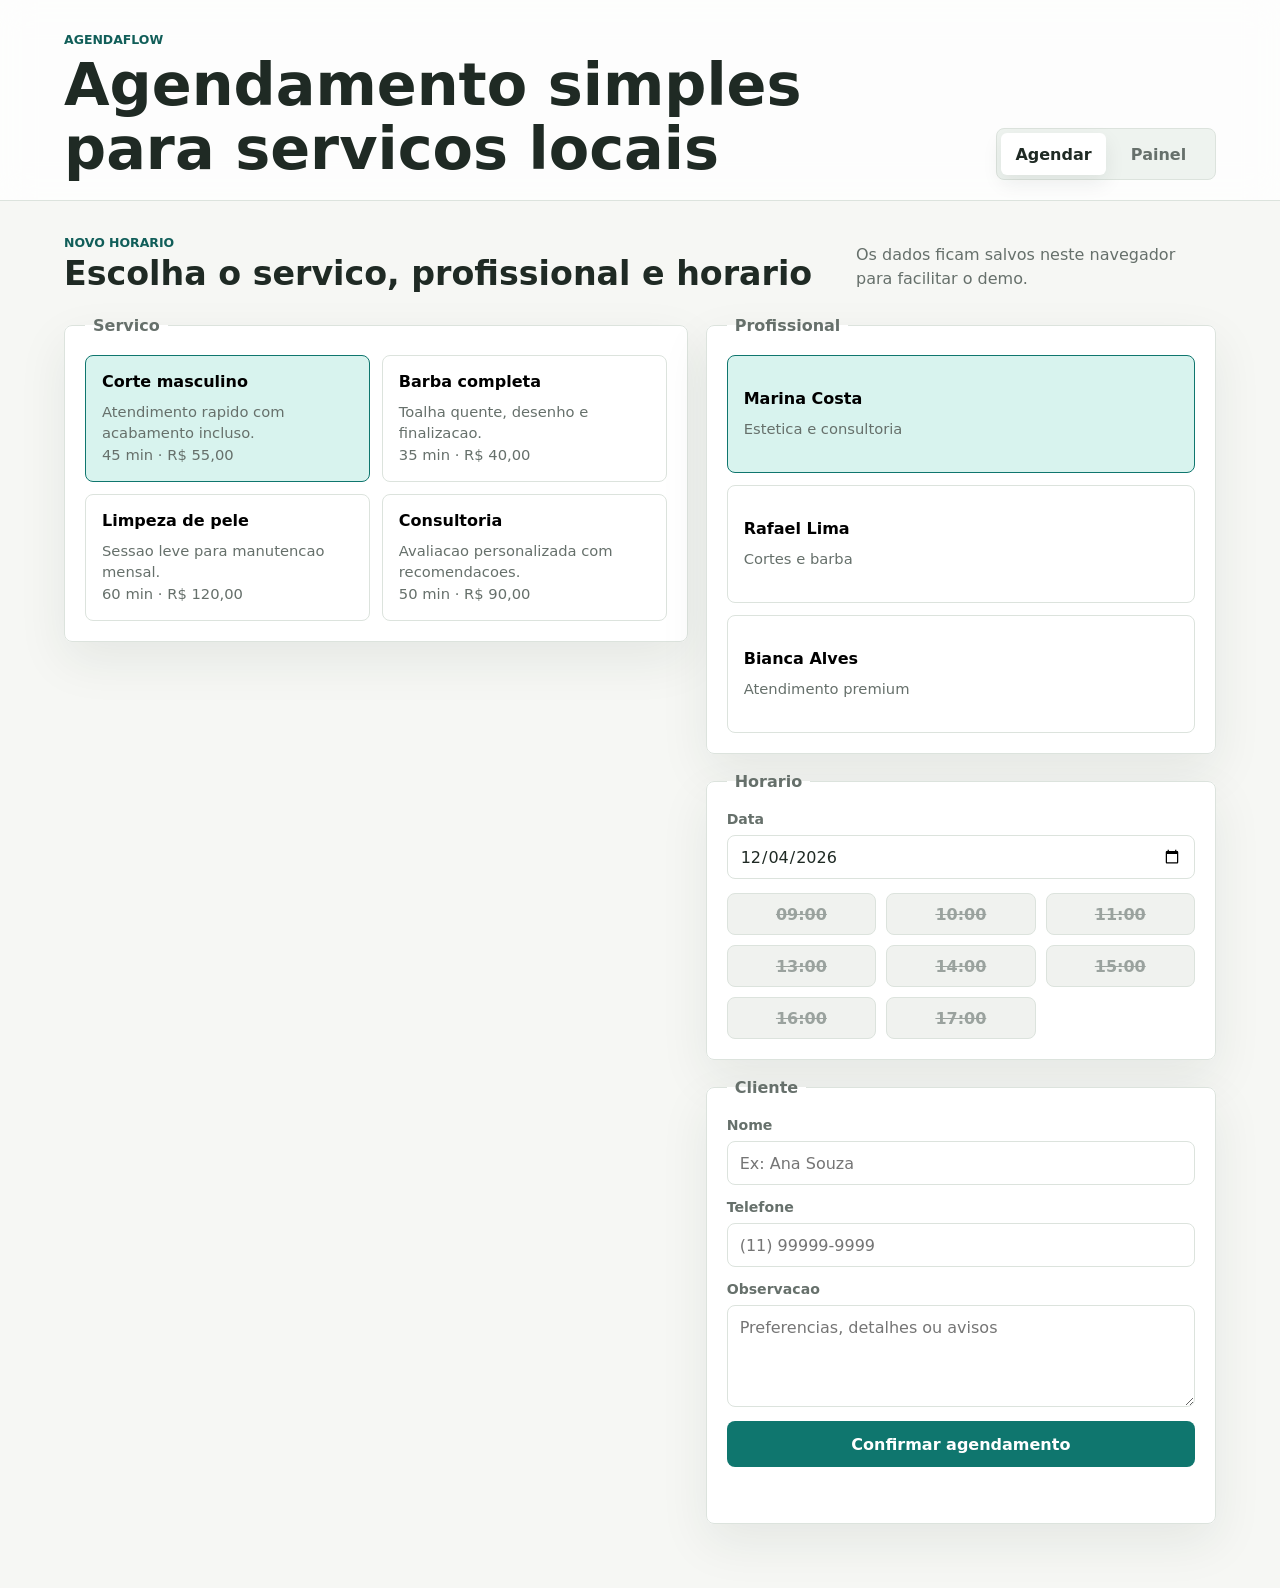
<file: index.html>
<!doctype html>
<html lang="pt-BR">
  <head>
    <meta charset="UTF-8" />
    <meta name="viewport" content="width=device-width, initial-scale=1.0" />
    <title>AgendaFlow</title>
    <link rel="stylesheet" href="src/styles.css" />
  </head>
  <body>
    <header class="topbar">
      <div>
        <p class="eyebrow">AgendaFlow</p>
        <h1>Agendamento simples para servicos locais</h1>
      </div>
      <nav class="tabs" aria-label="Navegacao principal">
        <button class="tab active" type="button" data-view="booking">Agendar</button>
        <button class="tab" type="button" data-view="admin">Painel</button>
      </nav>
    </header>

    <main>
      <section class="view active" id="booking-view" aria-labelledby="booking-title">
        <div class="section-heading">
          <div>
            <p class="eyebrow">Novo horario</p>
            <h2 id="booking-title">Escolha o servico, profissional e horario</h2>
          </div>
          <p class="muted">Os dados ficam salvos neste navegador para facilitar o demo.</p>
        </div>

        <form class="booking-layout" id="booking-form">
          <fieldset class="panel">
            <legend>Servico</legend>
            <div class="option-grid" id="service-options"></div>
          </fieldset>

          <fieldset class="panel">
            <legend>Profissional</legend>
            <div class="option-grid compact" id="professional-options"></div>
          </fieldset>

          <fieldset class="panel schedule-panel">
            <legend>Horario</legend>
            <label class="field">
              <span>Data</span>
              <input type="date" id="date-input" required />
            </label>
            <div class="slot-grid" id="slot-options"></div>
          </fieldset>

          <fieldset class="panel customer-panel">
            <legend>Cliente</legend>
            <label class="field">
              <span>Nome</span>
              <input type="text" id="customer-name" placeholder="Ex: Ana Souza" required />
            </label>
            <label class="field">
              <span>Telefone</span>
              <input type="tel" id="customer-phone" placeholder="(11) 99999-9999" required />
            </label>
            <label class="field">
              <span>Observacao</span>
              <textarea id="customer-notes" rows="4" placeholder="Preferencias, detalhes ou avisos"></textarea>
            </label>
            <button class="primary-action" type="submit">Confirmar agendamento</button>
            <p class="form-message" id="booking-message" role="status"></p>
          </fieldset>
        </form>
      </section>

      <section class="view" id="admin-view" aria-labelledby="admin-title">
        <div class="section-heading">
          <div>
            <p class="eyebrow">Operacao</p>
            <h2 id="admin-title">Painel de agendamentos</h2>
          </div>
          <button class="secondary-action" type="button" id="reset-demo">Restaurar demo</button>
        </div>

        <div class="metric-row">
          <article class="metric">
            <span>Hoje</span>
            <strong id="metric-today">0</strong>
          </article>
          <article class="metric">
            <span>Confirmados</span>
            <strong id="metric-confirmed">0</strong>
          </article>
          <article class="metric">
            <span>Receita prevista</span>
            <strong id="metric-revenue">R$ 0</strong>
          </article>
        </div>

        <div class="toolbar">
          <label class="field inline">
            <span>Status</span>
            <select id="status-filter">
              <option value="all">Todos</option>
              <option value="confirmed">Confirmados</option>
              <option value="completed">Concluidos</option>
              <option value="cancelled">Cancelados</option>
            </select>
          </label>
          <label class="field inline">
            <span>Buscar</span>
            <input type="search" id="search-input" placeholder="Cliente, servico ou profissional" />
          </label>
        </div>

        <div class="appointments" id="appointments-list"></div>
      </section>
    </main>

    <script src="src/logic.js"></script>
    <script src="src/app.js"></script>
  </body>
</html>
</file>
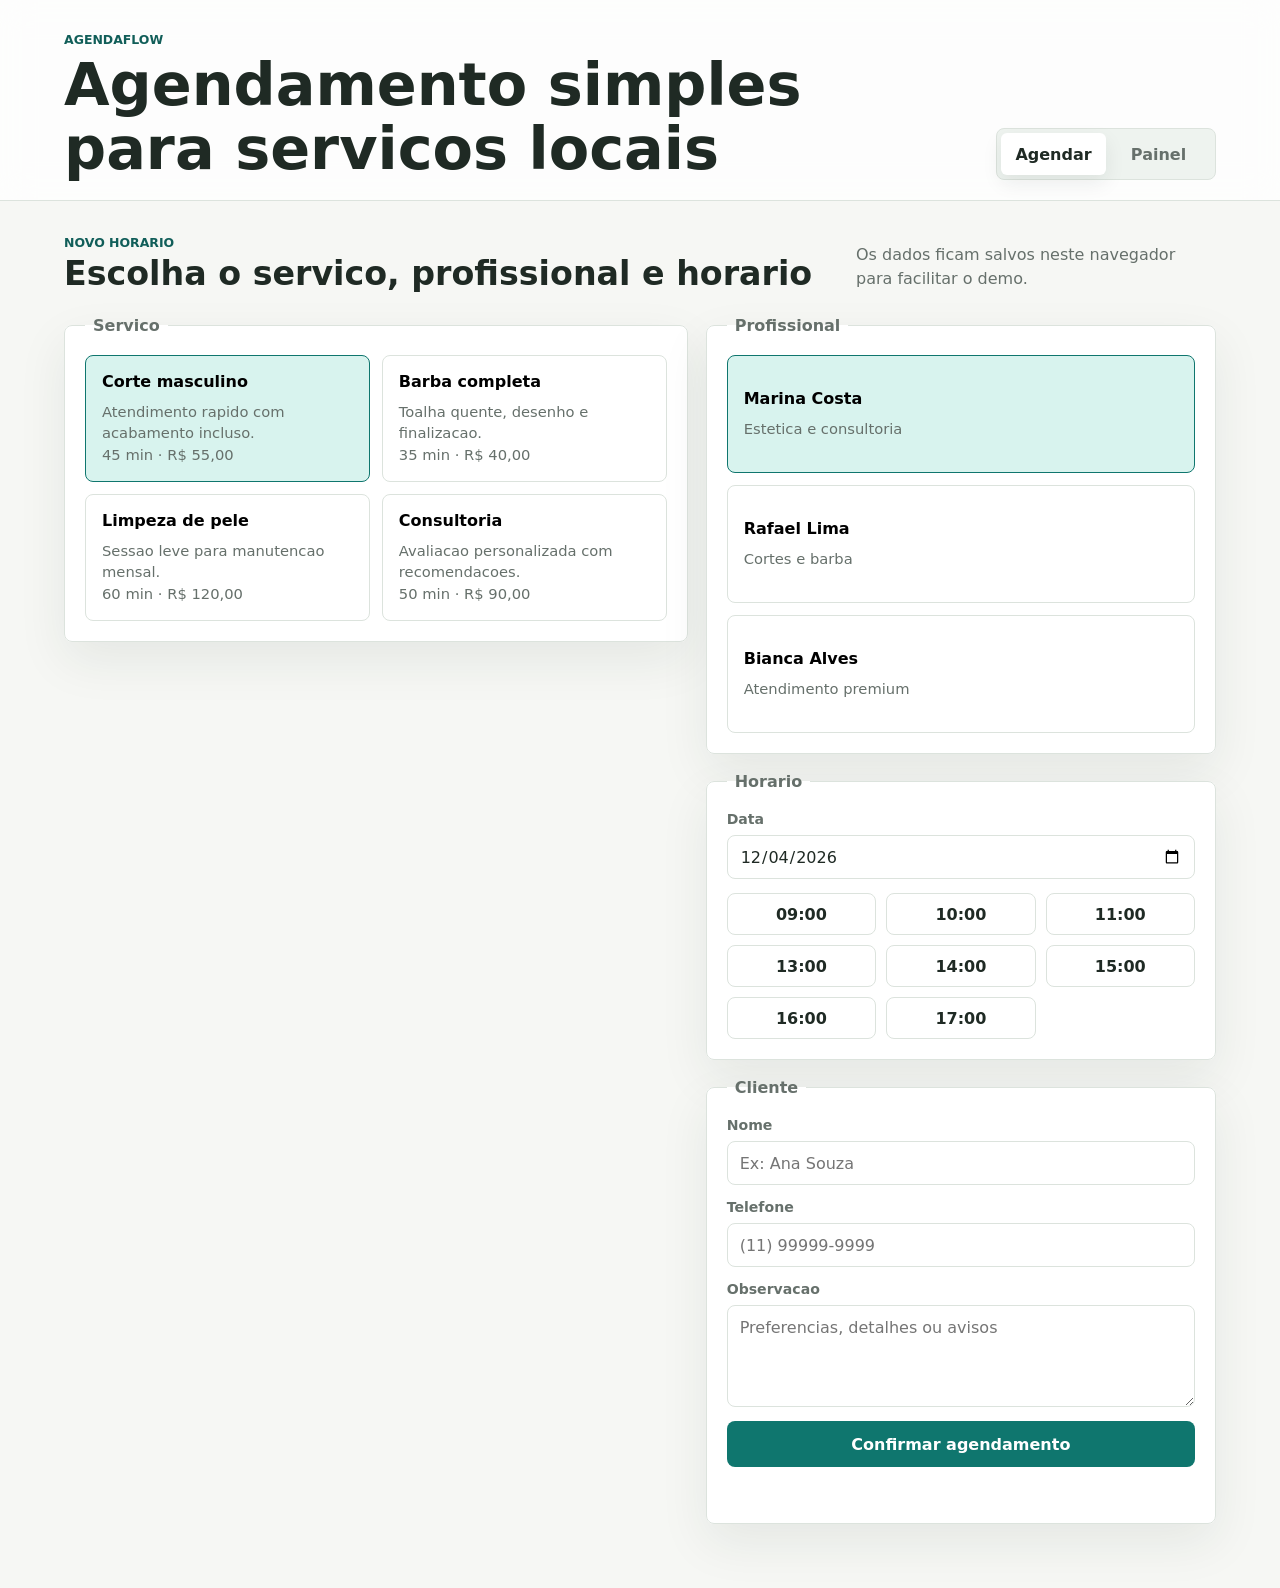
<file: AgendaFlow/index.html>
<!doctype html>
<html lang="pt-BR">
  <head>
    <meta charset="UTF-8" />
    <meta name="viewport" content="width=device-width, initial-scale=1.0" />
    <title>AgendaFlow</title>
    <link rel="stylesheet" href="src/styles.css" />
  </head>
  <body>
    <header class="topbar">
      <div>
        <p class="eyebrow">AgendaFlow</p>
        <h1>Agendamento simples para servicos locais</h1>
      </div>
      <nav class="tabs" aria-label="Navegacao principal">
        <button class="tab active" type="button" data-view="booking">Agendar</button>
        <button class="tab" type="button" data-view="admin">Painel</button>
      </nav>
    </header>

    <main>
      <section class="view active" id="booking-view" aria-labelledby="booking-title">
        <div class="section-heading">
          <div>
            <p class="eyebrow">Novo horario</p>
            <h2 id="booking-title">Escolha o servico, profissional e horario</h2>
          </div>
          <p class="muted">Os dados ficam salvos neste navegador para facilitar o demo.</p>
        </div>

        <form class="booking-layout" id="booking-form">
          <fieldset class="panel">
            <legend>Servico</legend>
            <div class="option-grid" id="service-options"></div>
          </fieldset>

          <fieldset class="panel">
            <legend>Profissional</legend>
            <div class="option-grid compact" id="professional-options"></div>
          </fieldset>

          <fieldset class="panel schedule-panel">
            <legend>Horario</legend>
            <label class="field">
              <span>Data</span>
              <input type="date" id="date-input" required />
            </label>
            <div class="slot-grid" id="slot-options"></div>
          </fieldset>

          <fieldset class="panel customer-panel">
            <legend>Cliente</legend>
            <label class="field">
              <span>Nome</span>
              <input type="text" id="customer-name" placeholder="Ex: Ana Souza" required />
            </label>
            <label class="field">
              <span>Telefone</span>
              <input type="tel" id="customer-phone" placeholder="(11) 99999-9999" required />
            </label>
            <label class="field">
              <span>Observacao</span>
              <textarea id="customer-notes" rows="4" placeholder="Preferencias, detalhes ou avisos"></textarea>
            </label>
            <button class="primary-action" type="submit">Confirmar agendamento</button>
            <p class="form-message" id="booking-message" role="status"></p>
          </fieldset>
        </form>
      </section>

      <section class="view" id="admin-view" aria-labelledby="admin-title">
        <div class="section-heading">
          <div>
            <p class="eyebrow">Operacao</p>
            <h2 id="admin-title">Painel de agendamentos</h2>
          </div>
          <button class="secondary-action" type="button" id="reset-demo">Restaurar demo</button>
        </div>

        <div class="metric-row">
          <article class="metric">
            <span>Hoje</span>
            <strong id="metric-today">0</strong>
          </article>
          <article class="metric">
            <span>Confirmados</span>
            <strong id="metric-confirmed">0</strong>
          </article>
          <article class="metric">
            <span>Receita prevista</span>
            <strong id="metric-revenue">R$ 0</strong>
          </article>
        </div>

        <div class="toolbar">
          <label class="field inline">
            <span>Status</span>
            <select id="status-filter">
              <option value="all">Todos</option>
              <option value="confirmed">Confirmados</option>
              <option value="completed">Concluidos</option>
              <option value="cancelled">Cancelados</option>
            </select>
          </label>
          <label class="field inline">
            <span>Buscar</span>
            <input type="search" id="search-input" placeholder="Cliente, servico ou profissional" />
          </label>
        </div>

        <div class="appointments" id="appointments-list"></div>
      </section>
    </main>

    <script src="src/app.js"></script>
  </body>
</html>
</file>
<file: src/styles.css>
:root {
  color-scheme: light;
  --bg: #f6f7f4;
  --surface: #ffffff;
  --surface-soft: #eef3ef;
  --text: #1f2a24;
  --muted: #66706b;
  --line: #dce3dd;
  --accent: #0f766e;
  --accent-strong: #115e59;
  --accent-soft: #d8f3ee;
  --warning: #a16207;
  --danger: #b42318;
  --shadow: 0 18px 50px rgba(27, 47, 39, 0.08);
}

* {
  box-sizing: border-box;
}

body {
  margin: 0;
  min-height: 100vh;
  background: var(--bg);
  color: var(--text);
  font-family:
    Inter, ui-sans-serif, system-ui, -apple-system, BlinkMacSystemFont, "Segoe UI",
    sans-serif;
}

button,
input,
select,
textarea {
  font: inherit;
}

button {
  cursor: pointer;
}

.topbar {
  display: flex;
  align-items: end;
  justify-content: space-between;
  gap: 24px;
  padding: 32px clamp(20px, 5vw, 64px) 20px;
  border-bottom: 1px solid var(--line);
  background: rgba(255, 255, 255, 0.76);
  backdrop-filter: blur(16px);
  position: sticky;
  top: 0;
  z-index: 10;
}

.eyebrow {
  margin: 0 0 6px;
  color: var(--accent-strong);
  font-size: 0.78rem;
  font-weight: 800;
  letter-spacing: 0;
  text-transform: uppercase;
}

h1,
h2 {
  margin: 0;
  letter-spacing: 0;
  line-height: 1.08;
}

h1 {
  max-width: 820px;
  font-size: clamp(2rem, 4.6vw, 4.4rem);
}

h2 {
  font-size: clamp(1.5rem, 2.6vw, 2.6rem);
}

main {
  padding: 34px clamp(20px, 5vw, 64px) 64px;
}

.tabs {
  display: inline-grid;
  grid-template-columns: 1fr 1fr;
  min-width: 220px;
  padding: 4px;
  border: 1px solid var(--line);
  border-radius: 8px;
  background: var(--surface-soft);
}

.tab {
  min-height: 42px;
  border: 0;
  border-radius: 6px;
  background: transparent;
  color: var(--muted);
  font-weight: 800;
}

.tab.active {
  background: var(--surface);
  color: var(--text);
  box-shadow: 0 8px 20px rgba(31, 42, 36, 0.08);
}

.view {
  display: none;
}

.view.active {
  display: block;
}

.section-heading {
  display: flex;
  align-items: end;
  justify-content: space-between;
  gap: 24px;
  margin-bottom: 24px;
}

.muted {
  max-width: 360px;
  margin: 0;
  color: var(--muted);
  line-height: 1.55;
}

.booking-layout {
  display: grid;
  grid-template-columns: minmax(0, 1.1fr) minmax(280px, 0.9fr);
  gap: 18px;
  align-items: start;
}

.panel {
  min-width: 0;
  margin: 0;
  padding: 20px;
  border: 1px solid var(--line);
  border-radius: 8px;
  background: var(--surface);
  box-shadow: var(--shadow);
}

.panel legend {
  padding: 0 8px;
  color: var(--muted);
  font-weight: 800;
}

.schedule-panel,
.customer-panel {
  grid-column: 2;
}

.option-grid {
  display: grid;
  grid-template-columns: repeat(2, minmax(0, 1fr));
  gap: 12px;
}

.option-grid.compact {
  grid-template-columns: 1fr;
}

.option-card {
  min-height: 118px;
  padding: 16px;
  border: 1px solid var(--line);
  border-radius: 8px;
  background: var(--surface);
  text-align: left;
  transition:
    border-color 160ms ease,
    background 160ms ease,
    transform 160ms ease;
}

.option-card:hover {
  transform: translateY(-1px);
  border-color: var(--accent);
}

.option-card.active {
  border-color: var(--accent);
  background: var(--accent-soft);
}

.option-card strong {
  display: block;
  margin-bottom: 10px;
}

.option-card span {
  display: block;
  color: var(--muted);
  font-size: 0.92rem;
  line-height: 1.45;
}

.field {
  display: grid;
  gap: 8px;
}

.field span {
  color: var(--muted);
  font-size: 0.88rem;
  font-weight: 800;
}

.field.inline {
  grid-template-columns: auto minmax(180px, 1fr);
  align-items: center;
}

input,
select,
textarea {
  width: 100%;
  border: 1px solid var(--line);
  border-radius: 8px;
  background: var(--surface);
  color: var(--text);
  outline: none;
}

input,
select {
  min-height: 44px;
  padding: 0 12px;
}

textarea {
  resize: vertical;
  padding: 12px;
}

input:focus,
select:focus,
textarea:focus {
  border-color: var(--accent);
  box-shadow: 0 0 0 3px rgba(15, 118, 110, 0.15);
}

.slot-grid {
  display: grid;
  grid-template-columns: repeat(3, minmax(0, 1fr));
  gap: 10px;
  margin-top: 14px;
}

.slot {
  min-height: 42px;
  border: 1px solid var(--line);
  border-radius: 8px;
  background: var(--surface);
  color: var(--text);
  font-weight: 800;
}

.slot.active {
  border-color: var(--accent);
  background: var(--accent);
  color: #fff;
}

.slot:disabled {
  cursor: not-allowed;
  color: #9aa29e;
  background: #f0f2ef;
  text-decoration: line-through;
}

.customer-panel {
  display: grid;
  gap: 14px;
}

.primary-action,
.secondary-action {
  min-height: 46px;
  border: 0;
  border-radius: 8px;
  font-weight: 900;
}

.primary-action {
  background: var(--accent);
  color: #fff;
}

.primary-action:hover {
  background: var(--accent-strong);
}

.secondary-action {
  padding: 0 16px;
  border: 1px solid var(--line);
  background: var(--surface);
  color: var(--text);
}

.form-message {
  min-height: 22px;
  margin: 0;
  color: var(--accent-strong);
  font-weight: 800;
}

.metric-row {
  display: grid;
  grid-template-columns: repeat(3, minmax(0, 1fr));
  gap: 14px;
  margin-bottom: 18px;
}

.metric {
  padding: 18px;
  border: 1px solid var(--line);
  border-radius: 8px;
  background: var(--surface);
}

.metric span {
  color: var(--muted);
  font-size: 0.88rem;
  font-weight: 800;
}

.metric strong {
  display: block;
  margin-top: 8px;
  font-size: 2rem;
}

.toolbar {
  display: flex;
  justify-content: space-between;
  gap: 14px;
  margin-bottom: 18px;
}

.appointments {
  display: grid;
  gap: 12px;
}

.appointment {
  display: grid;
  grid-template-columns: minmax(190px, 0.75fr) minmax(0, 1fr) auto;
  gap: 18px;
  align-items: center;
  padding: 16px;
  border: 1px solid var(--line);
  border-radius: 8px;
  background: var(--surface);
}

.appointment time {
  display: block;
  font-weight: 900;
}

.appointment p {
  margin: 4px 0 0;
  color: var(--muted);
}

.badge {
  display: inline-flex;
  align-items: center;
  min-height: 28px;
  padding: 0 10px;
  border-radius: 999px;
  background: var(--accent-soft);
  color: var(--accent-strong);
  font-size: 0.82rem;
  font-weight: 900;
}

.badge.cancelled {
  background: #ffe5e2;
  color: var(--danger);
}

.badge.completed {
  background: #fff1cf;
  color: var(--warning);
}

.appointment-actions {
  display: flex;
  gap: 8px;
}

.icon-action {
  min-width: 40px;
  min-height: 40px;
  border: 1px solid var(--line);
  border-radius: 8px;
  background: var(--surface);
  font-weight: 900;
}

.empty-state {
  padding: 28px;
  border: 1px dashed var(--line);
  border-radius: 8px;
  color: var(--muted);
  text-align: center;
}

@media (max-width: 920px) {
  .topbar,
  .section-heading,
  .toolbar {
    align-items: stretch;
    flex-direction: column;
  }

  .booking-layout {
    grid-template-columns: 1fr;
  }

  .schedule-panel,
  .customer-panel {
    grid-column: auto;
  }

  .appointment {
    grid-template-columns: 1fr;
  }

  .appointment-actions {
    justify-content: stretch;
  }

  .appointment-actions > * {
    flex: 1;
  }
}

@media (max-width: 620px) {
  h1 {
    font-size: 2.3rem;
  }

  .option-grid,
  .metric-row,
  .slot-grid {
    grid-template-columns: 1fr;
  }

  .field.inline {
    grid-template-columns: 1fr;
  }
}
</file>
<file: AgendaFlow/src/styles.css>
:root {
  color-scheme: light;
  --bg: #f6f7f4;
  --surface: #ffffff;
  --surface-soft: #eef3ef;
  --text: #1f2a24;
  --muted: #66706b;
  --line: #dce3dd;
  --accent: #0f766e;
  --accent-strong: #115e59;
  --accent-soft: #d8f3ee;
  --warning: #a16207;
  --danger: #b42318;
  --shadow: 0 18px 50px rgba(27, 47, 39, 0.08);
}

* {
  box-sizing: border-box;
}

body {
  margin: 0;
  min-height: 100vh;
  background: var(--bg);
  color: var(--text);
  font-family:
    Inter, ui-sans-serif, system-ui, -apple-system, BlinkMacSystemFont, "Segoe UI",
    sans-serif;
}

button,
input,
select,
textarea {
  font: inherit;
}

button {
  cursor: pointer;
}

.topbar {
  display: flex;
  align-items: end;
  justify-content: space-between;
  gap: 24px;
  padding: 32px clamp(20px, 5vw, 64px) 20px;
  border-bottom: 1px solid var(--line);
  background: rgba(255, 255, 255, 0.76);
  backdrop-filter: blur(16px);
  position: sticky;
  top: 0;
  z-index: 10;
}

.eyebrow {
  margin: 0 0 6px;
  color: var(--accent-strong);
  font-size: 0.78rem;
  font-weight: 800;
  letter-spacing: 0;
  text-transform: uppercase;
}

h1,
h2 {
  margin: 0;
  letter-spacing: 0;
  line-height: 1.08;
}

h1 {
  max-width: 820px;
  font-size: clamp(2rem, 4.6vw, 4.4rem);
}

h2 {
  font-size: clamp(1.5rem, 2.6vw, 2.6rem);
}

main {
  padding: 34px clamp(20px, 5vw, 64px) 64px;
}

.tabs {
  display: inline-grid;
  grid-template-columns: 1fr 1fr;
  min-width: 220px;
  padding: 4px;
  border: 1px solid var(--line);
  border-radius: 8px;
  background: var(--surface-soft);
}

.tab {
  min-height: 42px;
  border: 0;
  border-radius: 6px;
  background: transparent;
  color: var(--muted);
  font-weight: 800;
}

.tab.active {
  background: var(--surface);
  color: var(--text);
  box-shadow: 0 8px 20px rgba(31, 42, 36, 0.08);
}

.view {
  display: none;
}

.view.active {
  display: block;
}

.section-heading {
  display: flex;
  align-items: end;
  justify-content: space-between;
  gap: 24px;
  margin-bottom: 24px;
}

.muted {
  max-width: 360px;
  margin: 0;
  color: var(--muted);
  line-height: 1.55;
}

.booking-layout {
  display: grid;
  grid-template-columns: minmax(0, 1.1fr) minmax(280px, 0.9fr);
  gap: 18px;
  align-items: start;
}

.panel {
  min-width: 0;
  margin: 0;
  padding: 20px;
  border: 1px solid var(--line);
  border-radius: 8px;
  background: var(--surface);
  box-shadow: var(--shadow);
}

.panel legend {
  padding: 0 8px;
  color: var(--muted);
  font-weight: 800;
}

.schedule-panel,
.customer-panel {
  grid-column: 2;
}

.option-grid {
  display: grid;
  grid-template-columns: repeat(2, minmax(0, 1fr));
  gap: 12px;
}

.option-grid.compact {
  grid-template-columns: 1fr;
}

.option-card {
  min-height: 118px;
  padding: 16px;
  border: 1px solid var(--line);
  border-radius: 8px;
  background: var(--surface);
  text-align: left;
  transition:
    border-color 160ms ease,
    background 160ms ease,
    transform 160ms ease;
}

.option-card:hover {
  transform: translateY(-1px);
  border-color: var(--accent);
}

.option-card.active {
  border-color: var(--accent);
  background: var(--accent-soft);
}

.option-card strong {
  display: block;
  margin-bottom: 10px;
}

.option-card span {
  display: block;
  color: var(--muted);
  font-size: 0.92rem;
  line-height: 1.45;
}

.field {
  display: grid;
  gap: 8px;
}

.field span {
  color: var(--muted);
  font-size: 0.88rem;
  font-weight: 800;
}

.field.inline {
  grid-template-columns: auto minmax(180px, 1fr);
  align-items: center;
}

input,
select,
textarea {
  width: 100%;
  border: 1px solid var(--line);
  border-radius: 8px;
  background: var(--surface);
  color: var(--text);
  outline: none;
}

input,
select {
  min-height: 44px;
  padding: 0 12px;
}

textarea {
  resize: vertical;
  padding: 12px;
}

input:focus,
select:focus,
textarea:focus {
  border-color: var(--accent);
  box-shadow: 0 0 0 3px rgba(15, 118, 110, 0.15);
}

.slot-grid {
  display: grid;
  grid-template-columns: repeat(3, minmax(0, 1fr));
  gap: 10px;
  margin-top: 14px;
}

.slot {
  min-height: 42px;
  border: 1px solid var(--line);
  border-radius: 8px;
  background: var(--surface);
  color: var(--text);
  font-weight: 800;
}

.slot.active {
  border-color: var(--accent);
  background: var(--accent);
  color: #fff;
}

.slot:disabled {
  cursor: not-allowed;
  color: #9aa29e;
  background: #f0f2ef;
  text-decoration: line-through;
}

.customer-panel {
  display: grid;
  gap: 14px;
}

.primary-action,
.secondary-action {
  min-height: 46px;
  border: 0;
  border-radius: 8px;
  font-weight: 900;
}

.primary-action {
  background: var(--accent);
  color: #fff;
}

.primary-action:hover {
  background: var(--accent-strong);
}

.secondary-action {
  padding: 0 16px;
  border: 1px solid var(--line);
  background: var(--surface);
  color: var(--text);
}

.form-message {
  min-height: 22px;
  margin: 0;
  color: var(--accent-strong);
  font-weight: 800;
}

.metric-row {
  display: grid;
  grid-template-columns: repeat(3, minmax(0, 1fr));
  gap: 14px;
  margin-bottom: 18px;
}

.metric {
  padding: 18px;
  border: 1px solid var(--line);
  border-radius: 8px;
  background: var(--surface);
}

.metric span {
  color: var(--muted);
  font-size: 0.88rem;
  font-weight: 800;
}

.metric strong {
  display: block;
  margin-top: 8px;
  font-size: 2rem;
}

.toolbar {
  display: flex;
  justify-content: space-between;
  gap: 14px;
  margin-bottom: 18px;
}

.appointments {
  display: grid;
  gap: 12px;
}

.appointment {
  display: grid;
  grid-template-columns: minmax(190px, 0.75fr) minmax(0, 1fr) auto;
  gap: 18px;
  align-items: center;
  padding: 16px;
  border: 1px solid var(--line);
  border-radius: 8px;
  background: var(--surface);
}

.appointment time {
  display: block;
  font-weight: 900;
}

.appointment p {
  margin: 4px 0 0;
  color: var(--muted);
}

.badge {
  display: inline-flex;
  align-items: center;
  min-height: 28px;
  padding: 0 10px;
  border-radius: 999px;
  background: var(--accent-soft);
  color: var(--accent-strong);
  font-size: 0.82rem;
  font-weight: 900;
}

.badge.cancelled {
  background: #ffe5e2;
  color: var(--danger);
}

.badge.completed {
  background: #fff1cf;
  color: var(--warning);
}

.appointment-actions {
  display: flex;
  gap: 8px;
}

.icon-action {
  min-width: 40px;
  min-height: 40px;
  border: 1px solid var(--line);
  border-radius: 8px;
  background: var(--surface);
  font-weight: 900;
}

.empty-state {
  padding: 28px;
  border: 1px dashed var(--line);
  border-radius: 8px;
  color: var(--muted);
  text-align: center;
}

@media (max-width: 920px) {
  .topbar,
  .section-heading,
  .toolbar {
    align-items: stretch;
    flex-direction: column;
  }

  .booking-layout {
    grid-template-columns: 1fr;
  }

  .schedule-panel,
  .customer-panel {
    grid-column: auto;
  }

  .appointment {
    grid-template-columns: 1fr;
  }

  .appointment-actions {
    justify-content: stretch;
  }

  .appointment-actions > * {
    flex: 1;
  }
}

@media (max-width: 620px) {
  h1 {
    font-size: 2.3rem;
  }

  .option-grid,
  .metric-row,
  .slot-grid {
    grid-template-columns: 1fr;
  }

  .field.inline {
    grid-template-columns: 1fr;
  }
}
</file>
